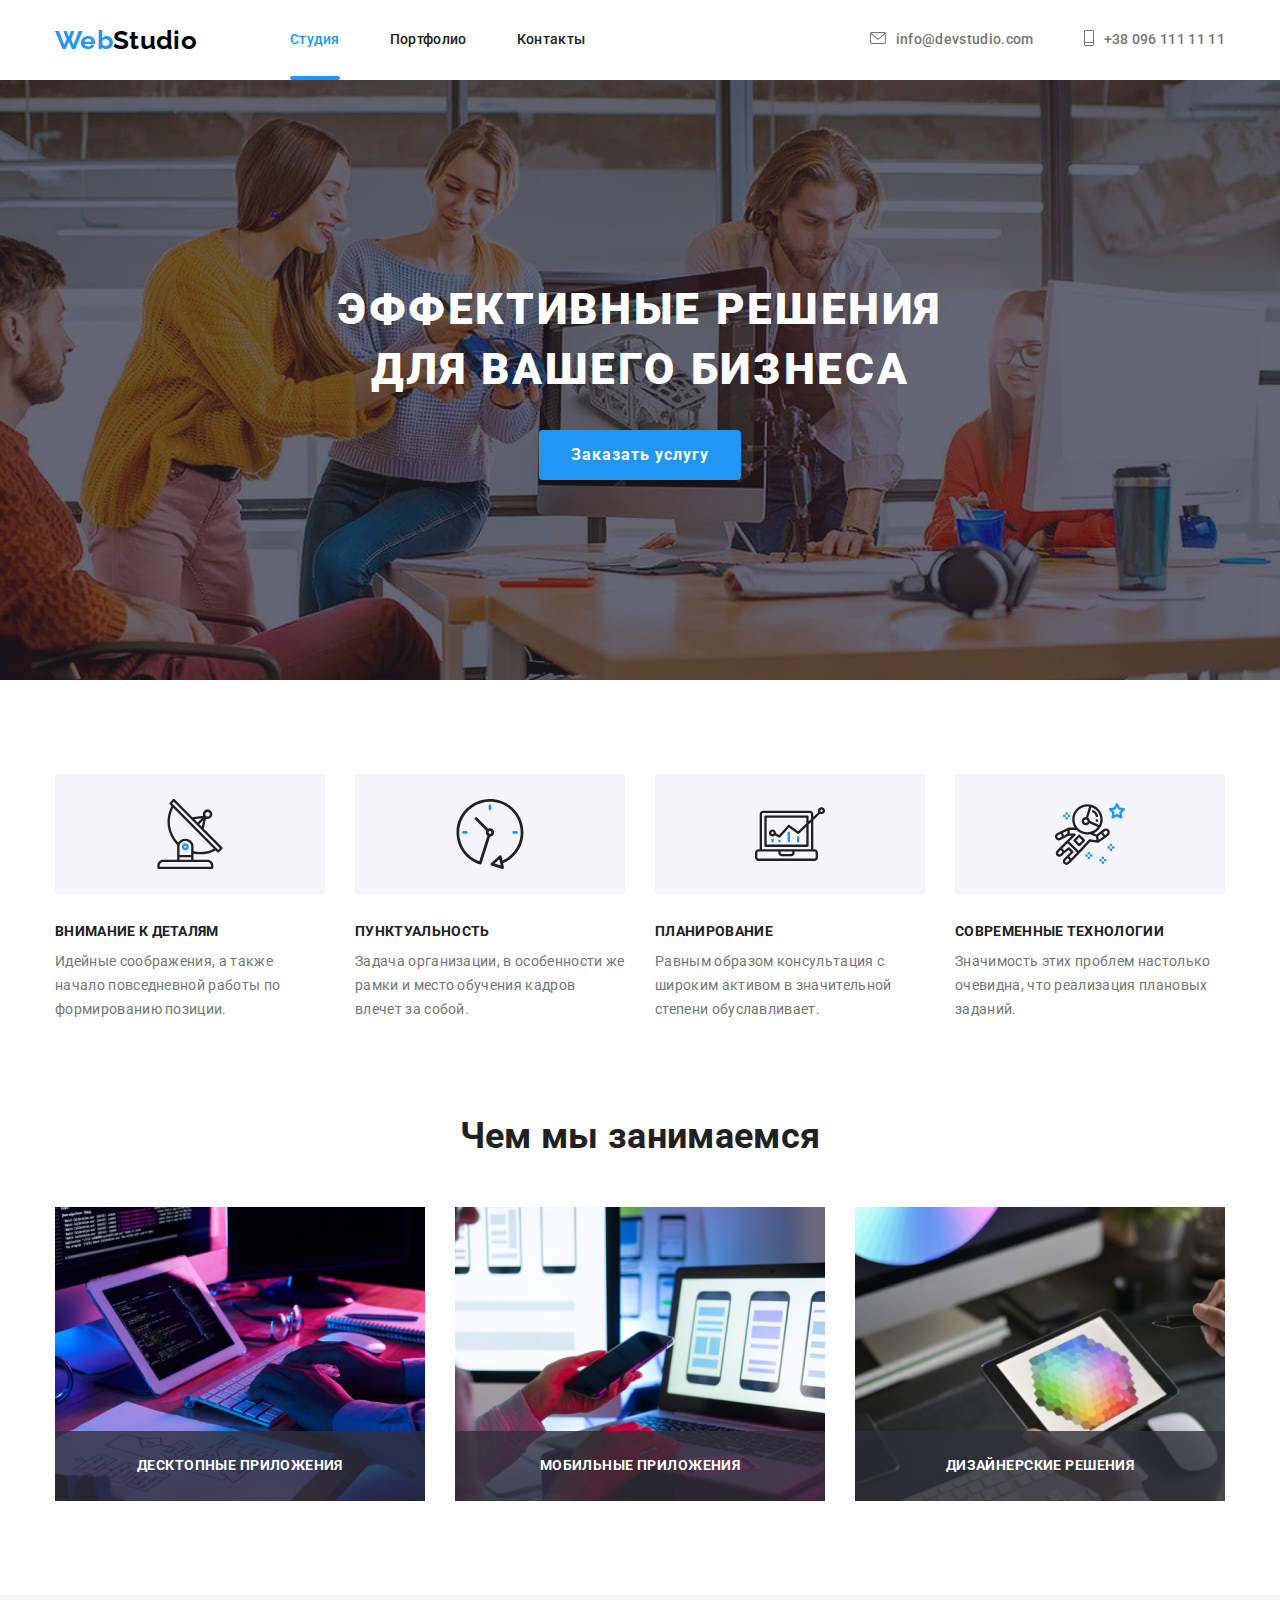
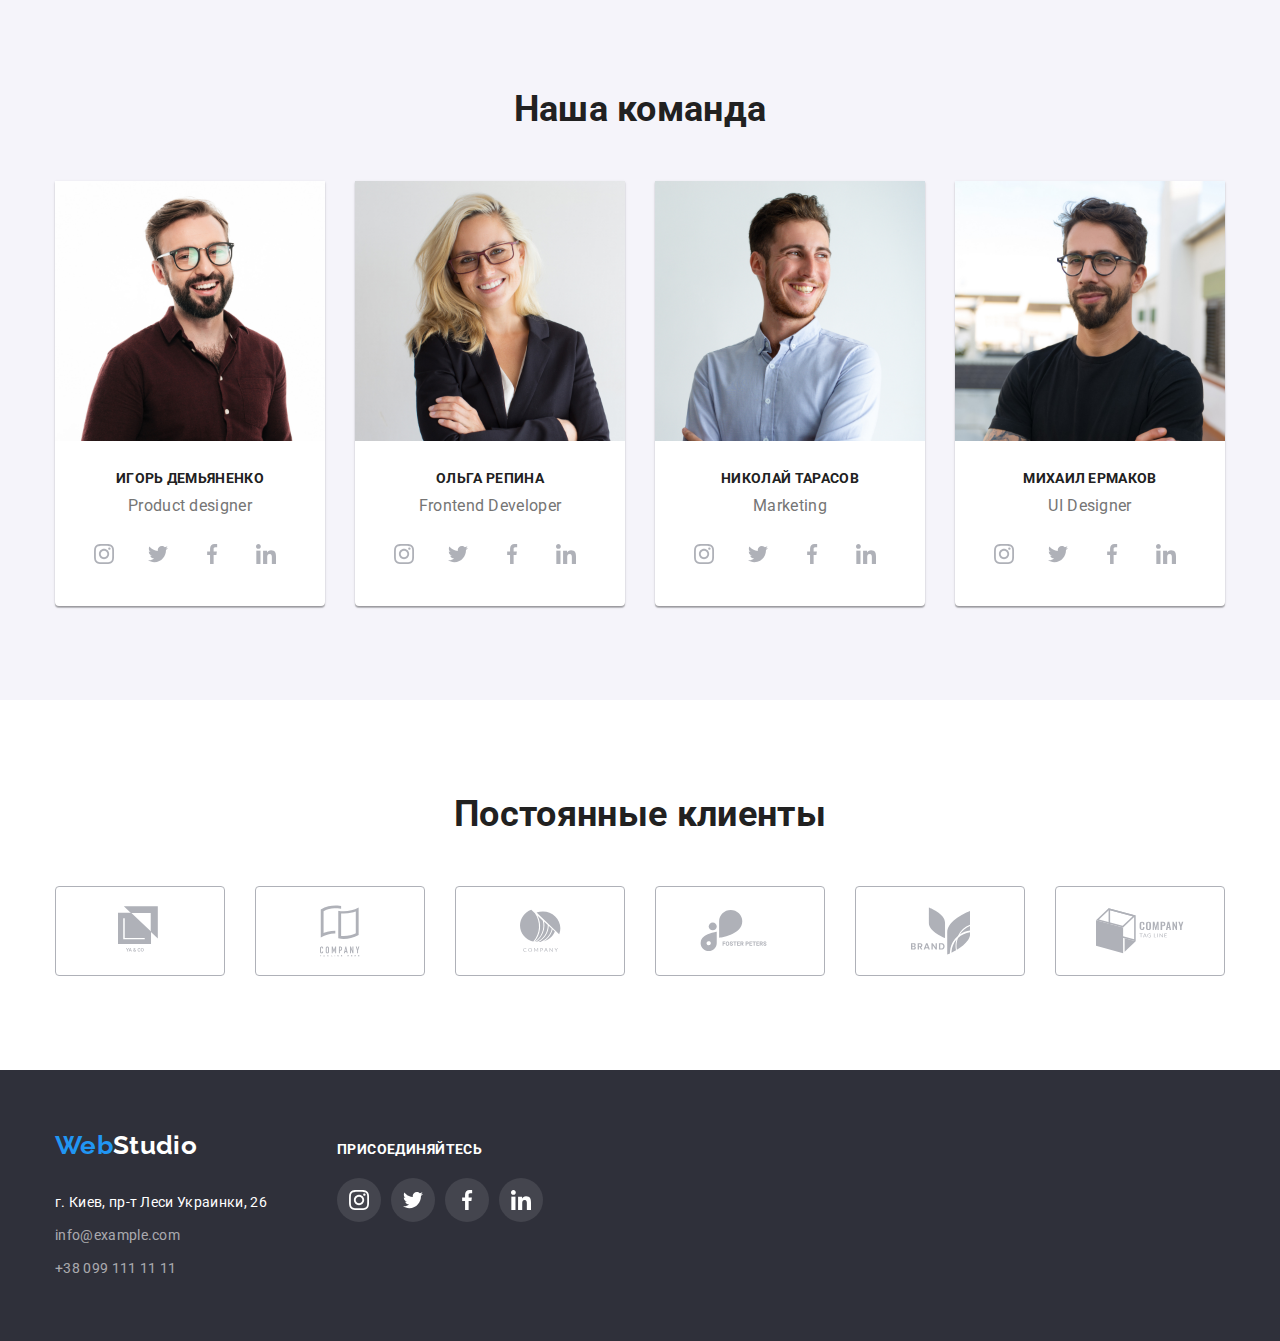
<file: index.html>
<!DOCTYPE html>
<html lang="en">

<head>
  <meta charset="UTF-8">
  <meta name="viewport" content="width=device-width, initial-scale=1.0">
  <title>Document</title>
  <link href="https://fonts.googleapis.com/css2?family=Raleway:wght@700&family=Roboto:wght@400;500;700;900&display=swap"
    rel="stylesheet">
  <link rel="stylesheet" href="https://cdnjs.cloudflare.com/ajax/libs/modern-normalize/1.0.0/modern-normalize.min.css">
  <link rel="stylesheet" href="./css/styles.css">
</head>

<body class="page">
  <!--HEADER-->
  <header>
    <div class="container header-nav">
      <nav class="header-nav">
        <a href="./index.html" class="logo"><span class="logoblue">Web</span>Studio</a>
        <ul class="site-nav">
          <li class="nav-item"><a href="" class="current">Студия</a></li>
          <li class="nav-item"><a href="./portfolio.html">Портфолио</a></li>
          <li class="nav-item"><a href="">Контакты</a></li>
        </ul>
      </nav>
      <ul class="auth-nav">
        <li class="item">
          <a href="mailto:info@devstudio.com">
            <div class="icon-block"> <svg class="icon-email">
                <use href="./images/symbol-defs.svg#icon-email"> </use>
              </svg> </div>
            info@devstudio.com
          </a></li>
        <li class="item"><a href="tel:+380961111111">
            <div class="icon-block">
              <svg class="icon-tel">
                <use href="./images/symbol-defs.svg#icon-tel"> </use>
              </svg></div>
            +38 096 111 11 11
          </a></li>
      </ul>
    </div>
  </header>
  <main>
    <!--HERO-->
    <section class="hero">
      <div class="container center">
        <div class="heroimg">
          <h1 class="hero-title">ЭФФЕКТИВНЫЕ РЕШЕНИЯ ДЛЯ ВАШЕГО БИЗНЕСА</h1>
          <button class="button" data-modal-open>Заказать услугу</button>
        </div>
      </div>
    </section>
    <!--ADVANTAGES-->
    <section class="advantages">
      <div class="container advant-items">
        <ul class="advantages-list">
          <li class="features icon-antenna">
            <h2 class="section-title adv-title">Внимание к деталям</h2>
            <p class="adv-item">Идейные соображения, а также начало повседневной работы по формированию позиции.</p>
          </li>
          <li class="features icon-clock">
            <h2 class="section-title adv-title">Пунктуальность</h2>
            <p class="adv-item">Задача организации, в особенности же рамки и место обучения кадров влечет за собой.</p>
          </li>
          <li class="features icon-diagram">
            <h2 class="section-title adv-title">Планирование</h2>
            <p class="adv-item">Равным образом консультация с широким активом в значительной степени обуславливает.</p>
          </li>
          <li class="features icon-astronaut">
            <h2 class="section-title adv-title">Современные технологии</h2>
            <p class="adv-item">Значимость этих проблем настолько очевидна, что реализация плановых заданий.</p>
          </li>
        </ul>
      </div>
      </div>
    </section>
    <!--ABOUT US-->
    <section class="aboutus">
      <div class="container">
        <h2 class="aboutus-title">Чем мы занимаемся</h2>
        <ul class="aboutus-items">
          <li class="aboutus-item">
            <a href="" class="img"><img src="./images/about1.jpg" alt="About us 1" width="370"></a>
            <p class="aboutus-text-picture">ДЕСКТОПНЫЕ ПРИЛОЖЕНИЯ</p>
          </li>
          <li class="aboutus-item">
            <a href="" class="img"><img src="./images/about2.jpg" alt="About us 2" width="370"></a>
            <p class="aboutus-text-picture">МОБИЛЬНЫЕ ПРИЛОЖЕНИЯ</p>
          </li>
          <li class="aboutus-item"><a href="" class="img"><img src="./images/about3.jpg" alt="About us 3"
                width="370"></a>
            <p class="aboutus-text-picture">ДИЗАЙНЕРСКИЕ РЕШЕНИЯ</p>
          </li>
        </ul>
      </div>
    </section>
    <!--OUR TEAM-->
    <section class="ourteam">
      <div class="container">
        <h2 class="ourteam-title">Наша команда</h2>
        <ul class="ourteam-item">
          <li class="cards"><img src="./images/ourteam1.jpg" alt="Igor photo" width="270">
            <h3 class="section-title">Игорь Демьяненко</h3>
            <p class="ourteam-who">Product designer</p>
            <ul class="social-links">
              <li> <a class="icon-link" href="https://instagram.com/">
                  <svg class="icon-social">
                    <use href="./images/symbol-defs.svg#icon-instagram-2"></use>
                  </svg> </a> </li>
              <li> <a class="icon-link" href="https://instagram.com/">
                  <svg class="icon-social">
                    <use href="./images/symbol-defs.svg#icon-twitter-1"></use>
                  </svg> </a> </li>
              <li> <a class="icon-link" href="https://instagram.com/">
                  <svg class="icon-social">
                    <use href="./images/symbol-defs.svg#icon-facebook-1"></use>
                  </svg> </a> </li>
              <li> <a class="icon-link" href="https://instagram.com/">
                  <svg class="icon-social">
                    <use href="./images/symbol-defs.svg#icon-linkedin-1"></use>
                  </svg> </a> </li>
            </ul>
          </li>
          <li class="cards"> <img src="./images/ourteam2.jpg" alt="Olga photo" width="270">
            <h3 class="section-title">Ольга Репина</h3>
            <p class="ourteam-who">Frontend Developer</p>
            <ul class="social-links">
              <li> <a class="icon-link insta" href="https://instagram.com/">
                  <svg class="icon-social">
                    <use href="./images/symbol-defs.svg#icon-instagram-2"></use>
                  </svg> </a> </li>
              <li> <a class="icon-link" href="https://instagram.com/">
                  <svg class="icon-social">
                    <use href="./images/symbol-defs.svg#icon-twitter-1"></use>
                  </svg> </a> </li>
              <li> <a class="icon-link" href="https://instagram.com/">
                  <svg class="icon-social">
                    <use href="./images/symbol-defs.svg#icon-facebook-1"></use>
                  </svg> </a> </li>
              <li> <a class="icon-link" href="https://instagram.com/">
                  <svg class="icon-social">
                    <use href="./images/symbol-defs.svg#icon-linkedin-1"></use>
                  </svg> </a> </li>
            </ul>
          </li>
          <li class="cards"> <img src="./images/ourteam3.jpg" alt="Nikolay photo" width="270">
            <h3 class="section-title">Николай Тарасов</h3>
            <p class="ourteam-who">Marketing</p>
            <ul class="social-links">
              <li> <a class="icon-link insta" href="https://instagram.com/">
                  <svg class="icon-social">
                    <use href="./images/symbol-defs.svg#icon-instagram-2"></use>
                  </svg> </a> </li>
              <li> <a class="icon-link" href="https://instagram.com/">
                  <svg class="icon-social">
                    <use href="./images/symbol-defs.svg#icon-twitter-1"></use>
                  </svg> </a> </li>
              <li> <a class="icon-link" href="https://instagram.com/">
                  <svg class="icon-social">
                    <use href="./images/symbol-defs.svg#icon-facebook-1"></use>
                  </svg> </a> </li>
              <li> <a class="icon-link" href="https://instagram.com/">
                  <svg class="icon-social">
                    <use href="./images/symbol-defs.svg#icon-linkedin-1"></use>
                  </svg> </a> </li>
            </ul>
          </li>
          <li class="cards"> <img src="./images/ourteam4.jpg" alt="Mikhayl photo" width="270">
            <h3 class="section-title">Михаил Ермаков</h3>
            <p class="ourteam-who">UI Designer</p>
            <ul class="social-links">
              <li> <a class="icon-link insta" href="https://instagram.com/">
                  <svg class="icon-social">
                    <use href="./images/symbol-defs.svg#icon-instagram-2"></use>
                  </svg> </a> </li>
              <li> <a class="icon-link" href="https://instagram.com/">
                  <svg class="icon-social">
                    <use href="./images/symbol-defs.svg#icon-twitter-1"></use>
                  </svg> </a> </li>
              <li> <a class="icon-link" href="https://instagram.com/">
                  <svg class="icon-social">
                    <use href="./images/symbol-defs.svg#icon-facebook-1"></use>
                  </svg> </a> </li>
              <li> <a class="icon-link" href="https://instagram.com/">
                  <svg class="icon-social">
                    <use href="./images/symbol-defs.svg#icon-linkedin-1"></use>
                  </svg> </a> </li>
            </ul>
          </li>
        </ul>
      </div>
    </section>
  </main>
  <!--CLIENTS-->
  <section class="clients">
    <div class="container">
      <h2 class="clients-title">Постоянные клиенты</h2>
      <ul class="clients-list">
        <li class="clients-block">
          <a class="clients-link" href="">
            <svg class="clients-item" width="44" height="49">
              <use href="./images/symbol-defs.svg#icon-logo-1"></use>
            </svg>
          </a>
        </li>
        <li class="clients-block">
          <a class="clients-link" href="">
            <svg class="clients-item" width="40" height="52">
              <use href="./images/symbol-defs.svg#icon-logo-2"></use>
            </svg>
          </a>
        </li>
        <li class="clients-block">
          <a class="clients-link" href="">
            <svg class="clients-item" width="41" hight="42">
              <use href="./images/symbol-defs.svg#icon-logo-3"></use>
            </svg>
          </a>
        </li>
        <li class="clients-block">
          <a class="clients-link" href="">
            <svg class="clients-item" width="80" height="42">
              <use href="./images/symbol-defs.svg#icon-logo-4"></use>
            </svg>
          </a>
        </li>
        <li class="clients-block">
          <a class="clients-link" href="">
            <svg class="clients-item" width="59" hight="47">
              <use href="./images/symbol-defs.svg#icon-logo-5"></use>
            </svg>
          </a>
        </li>
        <li class="clients-block">
          <a class="clients-link" href="">
            <svg class="clients-item" width="88" hight="45">
              <use href="./images/symbol-defs.svg#icon-logo-6"></use>
            </svg>
          </a>
        </li>
      </ul>
    </div>
  </section>

  <!--FOOTER-->
  <footer class="footer">
    <div class="container footer-mainblock">
      <div class="footer-firstblock">
        <a href="./index.html" class="logo-footer"><span class="logoblue">Web</span>Studio</a>
        <address class="street-footer">
          г. Киев, пр-т Леси Украинки, 26
        </address>
        <address class="footer-nav">
          <a class="footer-address" href="mailto:info@example.com">info@example.com</a>
          <a class="footer-tel" href="tel:+380991111111">+38 099 111 11 11</a>
        </address>
      </div>
      <div class="footer-secondblock">
        <p class="join-text">ПРИСОЕДИНЯЙТЕСЬ</p>
        <ul class="footer-links">
          <li class="footer-links-item"> <a class="footer-link" href="https://instagram.com/">
              <svg class="icon-footer">
                <use href="./images/symbol-defs.svg#icon-instagram-2"></use>
              </svg> </a> </li>
          <li class="footer-links-item"> <a class="footer-link" href="https://instagram.com/">
              <svg class="icon-footer">
                <use href="./images/symbol-defs.svg#icon-twitter-1"></use>
              </svg> </a> </li>
          <li class="footer-links-item"> <a class="footer-link" href="https://instagram.com/">
              <svg class="icon-footer">
                <use href="./images/symbol-defs.svg#icon-facebook-1"></use>
              </svg> </a> </li>
          <li class="footer-links-item"> <a class="footer-link" href="https://instagram.com/">
              <svg class="icon-footer">
                <use href="./images/symbol-defs.svg#icon-linkedin-1"></use>
              </svg> </a> </li>
        </ul>
      </div>
    </div>
  </footer>


  <div class="backdrop is-hidden" data-modal>
    <div class="modal">
      <button class="button-close" data-modal-close>
        <svg class="button-close-backdrop" width="11" height="11">
          <use href="./images/symbol-defs.svg#icon-Vector">
          </use>
        </svg>
      </button>
    </div>
  </div>
  <script src="./js/modal.js"></script>
</body>

</html>
</file>
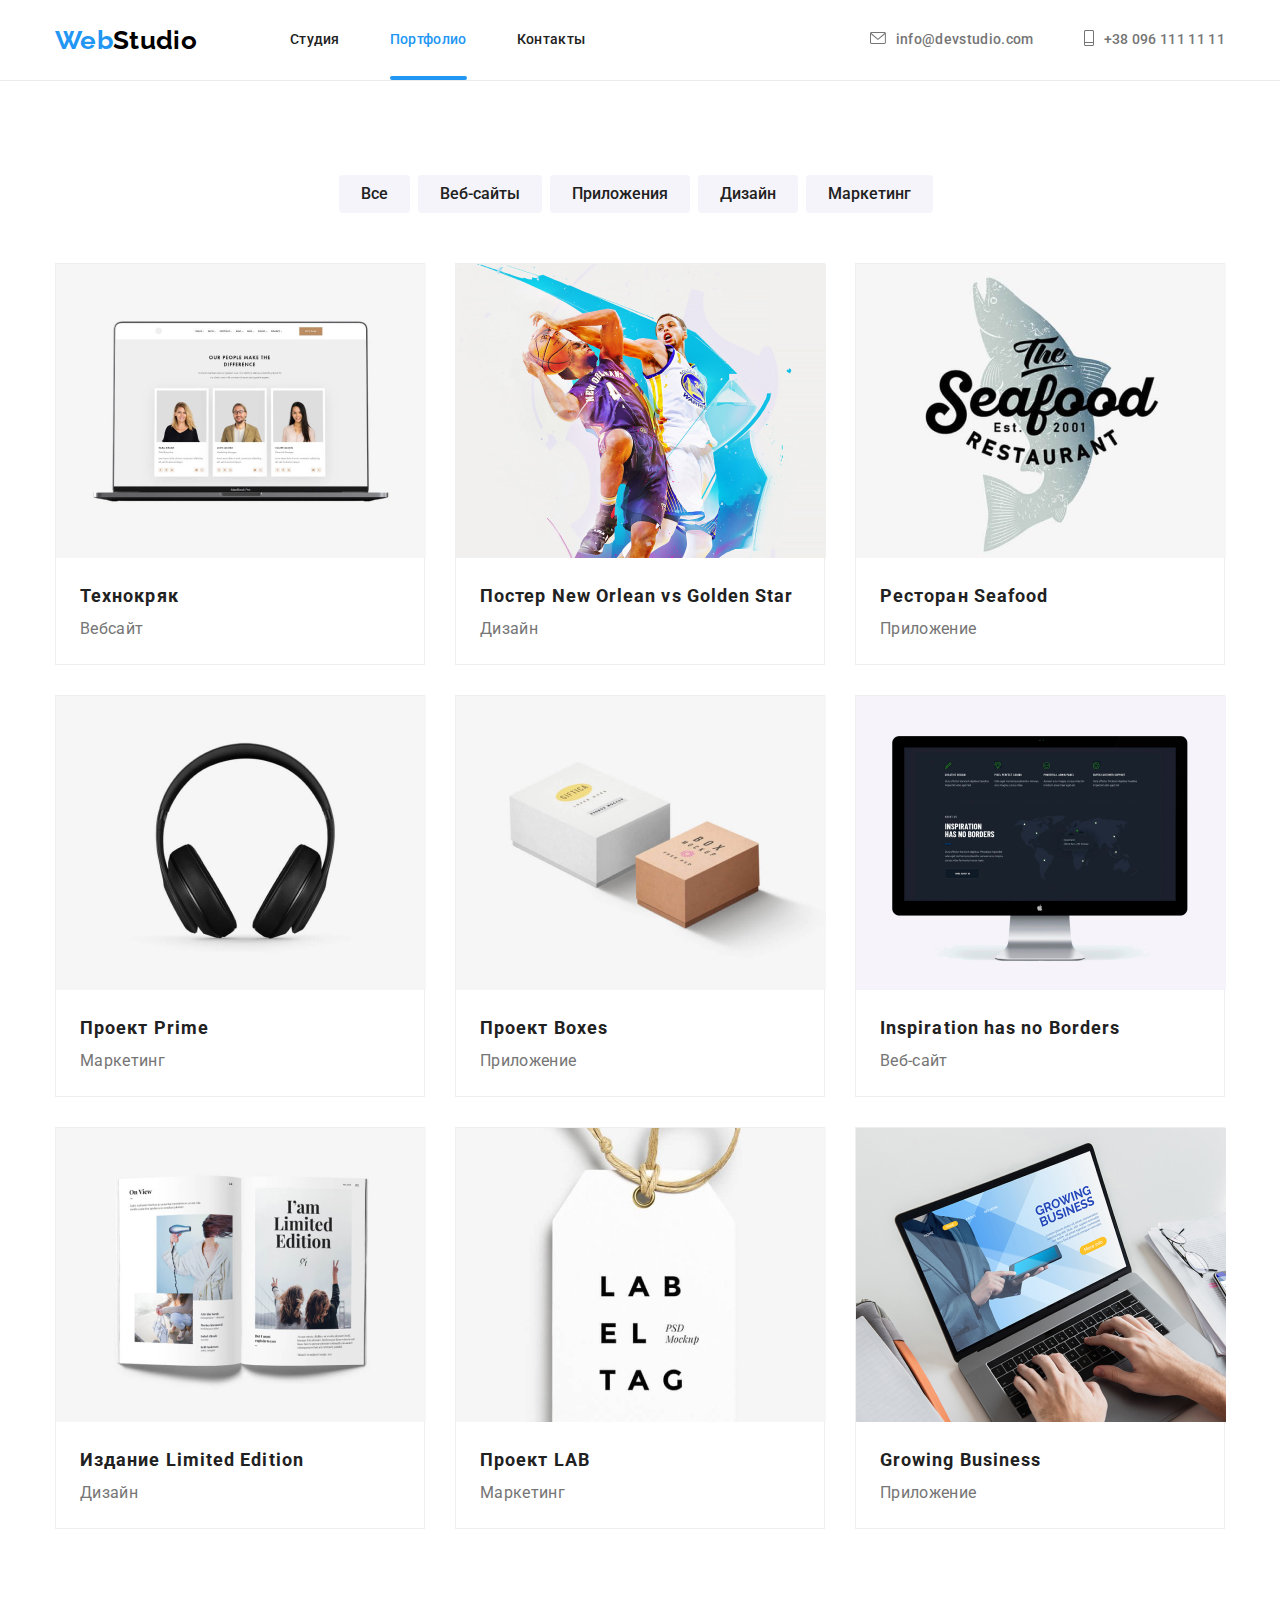
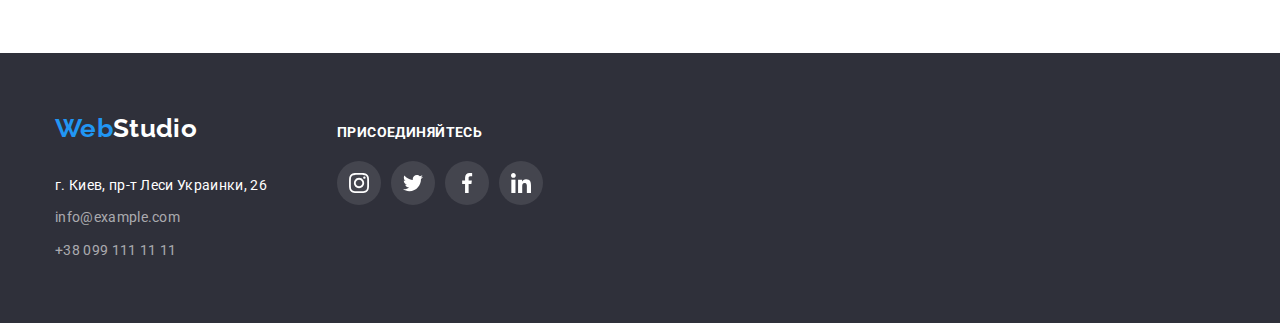
<file: portfolio.html>
<!DOCTYPE html>
<html lang="en">

<head>
  <meta charset="UTF-8">
  <meta name="viewport" content="width=, initial-scale=1.0">
  <title>Document</title>
  <link href="https://fonts.googleapis.com/css2?family=Raleway:wght@700&family=Roboto:wght@400;500;700&display=swap"
    rel="stylesheet">
  <link rel="stylesheet" href="https://cdnjs.cloudflare.com/ajax/libs/modern-normalize/1.0.0/modern-normalize.min.css">
  <link rel="stylesheet" href="./css/styles.css">
</head>

<body class="page">
  <!--HEADER-->
  <header class="header">
    <div class="container header-nav">
      <nav class="header-nav">
        <a href="./index.html" class="logo"><span class="logoblue">Web</span>Studio</a>
        <ul class="site-nav">
          <li class="nav-item"><a href="./index.html">Студия</a></li>
          <li class="nav-item"><a href="" class="current">Портфолио</a></li>
          <li class="nav-item"><a href="">Контакты</a></li>
        </ul>
      </nav>
      <ul class="auth-nav">
        <li class="item">
          <a href="mailto:info@devstudio.com">
            <div class="icon-block"> <svg class="icon-email">
                <use href="./images/symbol-defs.svg#icon-email"> </use>
              </svg> </div>
            info@devstudio.com
          </a></li>
        <li class="item"><a href="tel:+380961111111">
            <div class="icon-block">
              <svg class="icon-tel">
                <use href="./images/symbol-defs.svg#icon-tel"> </use>
              </svg></div>
            +38 096 111 11 11
          </a></li>
      </ul>
    </div>
  </header>
  <!--MAIN-->
  <main>
    <section class="main-cont">
      <div class="container">
        <ul class="buttons-portfolio">
          <li><button class="button-portfolio">Все</button></li>
          <li><button class="button-portfolio">Веб-сайты</button></li>
          <li><button class="button-portfolio">Приложения</button></li>
          <li><button class="button-portfolio">Дизайн</button></li>
          <li><button class="button-portfolio">Маркетинг</button></li>
        </ul>
        <ul class="portfolio">
          <li class="flext-item">
            <a href="">
              <div class="overthumb"> <img src="./images/portfolio1.jpg" alt="Tehnokryak" width="370"> </div>
              <div class="portfolio-block">
                <h2 class="portfolio-title">Технокряк</h2>
                <p class="portfolio-whatis">Вебсайт</p>
              </div>
            </a>
          </li>
          <li class="flext-item"><a href="">
              <div class="overthumb"><img src="./images/portfolio2.jpg" alt="Basketball" width="370"></div>
              <div class="portfolio-block">
                <h2 class="portfolio-title">Постер New Orlean vs Golden Star</h2>
                <p class="portfolio-whatis">Дизайн</p>
              </div>
            </a></li>
          <li class="flext-item"><a href="">
              <div class="overthumb"><img src="./images/portfolio3.jpg" alt="Ресторан Seafood" width="370"></div>
              <div class="portfolio-block">
                <h2 class="portfolio-title">Ресторан Seafood</h2>
                <p class="portfolio-whatis">Приложение</p>
              </div>
            </a></li>
          <li class="flext-item"><a href="">
              <div class="overthumb"><img src="./images/portfolio4.jpg" alt="Проект Prime" width="370"></div>
              <div class="portfolio-block">
                <h2 class="portfolio-title">Проект Prime</h2>
                <p class="portfolio-whatis">Маркетинг</p>
              </div>
            </a></li>
          <li class="flext-item"><a href="">
              <div class="overthumb"><img src="./images/portfolio5.jpg" alt="Проект Boxes" width="370"></div>
              <div class="portfolio-block">
                <h2 class="portfolio-title">Проект Boxes</h2>
                <p class="portfolio-whatis">Приложение</p>
              </div>
            </a></li>
          <li class="flext-item">
            <a href="">
              <div class="overthumb"><img src="./images/portfolio6.jpg" alt="Inspiration has no Borders" width="370">
              </div>
              <div class="portfolio-block">
                <h2 class="portfolio-title">Inspiration has no Borders</h2>
                <p class="portfolio-whatis">Веб-сайт</p>
              </div>
            </a></li>
          <li class="flext-item"><a href="">
              <div class="overthumb"><img src="./images/portfolio7.jpg" alt="Издание Limited Edition" width="370"></div>
              <div class="portfolio-block">
                <h2 class="portfolio-title">Издание Limited Edition</h2>
                <p class="portfolio-whatis">Дизайн</p>
              </div>
            </a> </li>
          <li class="flext-item"><a href="">
              <div class="overthumb"><img src="./images/portfolio8.jpg" alt="Проект LAB" width="370"></div>
              <div class="portfolio-block">
                <h2 class="portfolio-title">Проект LAB</h2>
                <p class="portfolio-whatis">Маркетинг</p>
              </div>
            </a></li>
          <li class="flext-item"><a href="">
              <div class="overthumb"><img src="./images/portfolio9.jpg" alt="Growing Business" width="370"></div>
              <div class="portfolio-block">
                <h2 class="portfolio-title">Growing Business</h2>
                <p class="portfolio-whatis">Приложение</p>
              </div>
            </a></li>
        </ul>
        <a href=""></a>
      </div>
    </section>
  </main>
  <!--FOOTER-->
  <footer class="footer">
    <div class="container footer-mainblock">
      <div class="footer-firstblock">
        <a href="./index.html" class="logo-footer"><span class="logoblue">Web</span>Studio</a>
        <address class="street-footer">
          г. Киев, пр-т Леси Украинки, 26
        </address>
        <address class="footer-nav">
          <a class="footer-address" href="mailto:info@example.com">info@example.com</a>
          <a class="footer-tel" href="tel:+380991111111">+38 099 111 11 11</a>
        </address>
      </div>
      <div class="footer-secondblock">
        <p class="join-text">ПРИСОЕДИНЯЙТЕСЬ</p>
        <ul class="footer-links">
          <li class="footer-links-item"> <a class="footer-link" href="https://instagram.com/">
              <svg class="icon-footer">
                <use href="./images/symbol-defs.svg#icon-instagram-2"></use>
              </svg> </a> </li>
          <li class="footer-links-item"> <a class="footer-link" href="https://instagram.com/">
              <svg class="icon-footer">
                <use href="./images/symbol-defs.svg#icon-twitter-1"></use>
              </svg> </a> </li>
          <li class="footer-links-item"> <a class="footer-link" href="https://instagram.com/">
              <svg class="icon-footer">
                <use href="./images/symbol-defs.svg#icon-facebook-1"></use>
              </svg> </a> </li>
          <li class="footer-links-item"> <a class="footer-link" href="https://instagram.com/">
              <svg class="icon-footer">
                <use href="./images/symbol-defs.svg#icon-linkedin-1"></use>
              </svg> </a> </li>
        </ul>
      </div>
    </div>
  </footer>
</body>

</html>




</body>

</html>
</file>
<file: css/styles.css>
:root {
    --primary-text-color: #212121;
    --navigation-but-color: #2196F3;
    --secondary-text-color: #757575;
    --white-text-color: #ffffff;
}
h1, h2, h3 {
    margin: 0;
}
p {
    margin: 0;
}
a {
    text-decoration: none;
}

ul {
    list-style: none;
    margin: 0;
    padding: 0;
}
button {
    outline: 0;
}
.page {
    background-color: white;
    font-family: Roboto, sans-serif;
    letter-spacing: 0.02em;
       
}
/*----------------------------HEADER----------------------------*/
.current::before {
  position: absolute;
  content: "";
  background-color: #2196F3;
  border-radius: 2px;
  height: 4px;
  margin-top: 20px;
  width: 100%;
  bottom: -32px;
}
.current {
    position: relative;  
}
.icon-email,
.icon-tel {
  fill: var(--secondary-text-color);
          transition-property: fill;
          transition-duration: 250ms;
          transition-timing-function: cubic-bezier(0.4, 0, 0.2, 1);
}

.icon-block {
    display: inline-block;
    margin-right: 10px;
}

.icon-email {
    height: 12px;
    width: 16px;
}
.icon-tel {
    height: 16px;
    width: 10px;
}


.portfolio-header {
      border-bottom: 1px solid #ECECEC;
}
.header-nav {
    display:flex;
    align-items: center;
    justify-content: space-between; 
}

/*LOGO*/
.logoblue {
    color: #2196F3;
}
.container {
    width: 1200px;
    margin-left: auto;
    margin-right: auto;
    padding-right: 15px;
    padding-left: 15px;
    
}

.logo {
    color: #000000;
    font-family: Raleway;
    font-weight: bold;
    font-size: 26px;
    line-height: 1.19;
            transition-property: color;
            transition-duration: 250ms;
            transition-timing-function: cubic-bezier(0.4, 0, 0.2, 1);
}

.logo:hover {
    color: var(--navigation-but-color);
}

/*SITE NAV*/
.site-nav {
    display: flex;
    font-weight: 500;
    font-size: 14px;
    line-height: 1.14;
    margin-left: 93px;
}
.nav-item:last-child {
    margin-right: 0;
}
.site-nav a {
    display: block;
    margin-top: 32px;
    margin-bottom: 32px;
}
.nav-item {
    margin-right: 50px;
}
.site-nav a {
    color: var(--primary-text-color);
            transition-property: color;
            transition-duration: 250ms;
            transition-timing-function: cubic-bezier(0.4, 0, 0.2, 1);
}

.site-nav a:focus,
.site-nav a:hover {
    color: var(--navigation-but-color);
}
.site-nav .current {
    color: var(--navigation-but-color);
}

/*AUTH NAV*/
.auth-nav {
    font-weight: 500;
    font-size: 14px;
    line-height: 1.14;
    margin: 0;
    padding: 0;
    display: flex;
    margin-left: auto;
    text-align: center;
    align-items: center;
}
.auth-nav .item {
    margin-right: 50px;
}
.auth-nav .item:last-child {
margin-right: 0;
}

.auth-nav a {
    color: var(--secondary-text-color);
    display: flex;
    align-items: center;

        transition-property: color, fill;
        transition-duration: 250ms;
        transition-timing-function: cubic-bezier(0.4, 0, 0.2, 1);
}
.auth-nav a:focus .icon-block svg,
.auth-nav a:hover .icon-block svg,
.auth-nav a:focus,
.auth-nav a:hover {
    fill: var(--navigation-but-color);
    color: var(--navigation-but-color);
}


/*COPYCOLOR*/
.section-title {
    color: var(--primary-text-color);
    font-weight: bold;
    font-size: 14px;
    line-height: 1.14;
    text-transform: uppercase;
    margin-bottom: 10px;
    margin-top: 0;
}

/*---------------------------- HERO---------------------------- */
.hero {
    height: 600px;
    max-width: 1600px;
    margin-left: auto;
    margin-right: auto;
    background-image: linear-gradient(
        to right, 
        rgba(47, 48, 58, 0.4),
        rgba(47, 48, 58, 0.4)),
    url(../images/hero.jpg);
    background-repeat: no-repeat;
    background-size: cover;
    background-position: center;
    
    
    color: white;
    padding-top: 200px;
    padding-bottom: 200px;

}
.center {
    text-align: center;
}
.hero-title {
    margin: 0 auto 30px auto; 
    font-style: normal;
    font-weight: 900;
    font-size: 44px;
    line-height: 1.36;
    letter-spacing: 0.06em;
     margin-bottom: 30px;
     width: 696px;
     text-align: center;
}
/*----------------------------ADVANTAGES----------------------------*/
.advantages {
    padding-top: 94px;
    padding-bottom: 94px;
}
.section-title {
    margin: 0;
}
.adv-title {
 margin-bottom: 10px;
 margin-top: 30px;

}
 .advantages-list {
     margin: 0;
     padding: 0;
     display: flex;
     
     }
.adv-item {
    color: var(--secondary-text-color);
    font-size: 14px;
    line-height: 1.71;
}
   .features {
       width: 270px;
       margin-right: 30px;
   }
   .features:last-child {
       margin-right: 0;
   }

.features::before {
    display: block;
    content: "";
    height: 120px;
    background-repeat: no-repeat;
    background-position: center;
    background-color:#F5F4FA;
    border-radius: 4px;
}
.icon-antenna::before {
    background-image: url(../images/antenna.svg);
}
.icon-clock::before {
    background-image: url(../images/clock.svg);
}
.icon-diagram::before {
    background-image: url(../images/diagram.svg);
}
.icon-astronaut::before {
    background-image: url(../images/astronaut.svg);
}


/*----------------------------ABOUT US---------------------------- */
.aboutus-item {
    position: relative;
    margin-right: 30px;
}
.aboutus-text-picture {
    display: flex;
    justify-content: center;
    align-items: center;
    position: absolute;
    left: 0;
    bottom: 0;
    width: 100%;
    height: 70px;
}
.aboutus-text-picture {
background-color: rgba(47, 48, 58, 0.8);
}
.aboutus .aboutus-title, .ourteam-title, .clients-title {
    color: var(--primary-text-color);
    font-weight: bold;
    font-size: 36px;
    line-height: 1.16;
    text-align: center;
    margin: 0;
    padding: 0;
    margin-bottom: 50px;
      }
.aboutus {
    padding-bottom: 94px;
}
.aboutus-text-picture {
    font-weight: bold;
    font-size: 14px;
    line-height: 1.14;
    text-align: center;
    letter-spacing: 0.03em;
    color: #ffffff;
}
.aboutus-items {
    display: flex;
    position: relative;
}
.aboutus-item:last-child {
    margin-right: 0;
}
/*----------------------------OUR TEAM---------------------------- */

.social-links {
display: flex;
justify-content: center;
align-content: center;
  margin-top: 16px;
  margin-bottom: 30px;
}
.icon-link {
    display: flex;
    justify-content: center;
    align-items: center;
    border-radius: 50%;
    height: 44px;
    width: 44px;
    margin-right: 10px;   
    fill: #AFB1B8;

    transition-property: background-color, fill;
    transition-duration:  250ms;
    transition-timing-function: cubic-bezier(0.4, 0, 0.2, 1);
}
.icon-social:last-child {
    margin-right: 0px;
}
.icon-social { 
    height: 20px;
    width: 20px; 
    margin-right: 10px;
}


.icon-link:hover,
.icon-link:hover svg,
.icon-link:focus,
.icon-link:focus svg
{
    background-color: var(--navigation-but-color);
    fill: var(--white-text-color);
}
.ourteam {
    padding-top: 94px;
    padding-bottom: 94px;
    background: #F5F4FA;
}
.ourteam .ourteam-item {
    margin: 0;
    padding: 0;
    display: flex;
}
.cards {
    background: #FFFFFF;
    box-shadow: 0px 1px 3px rgba(0, 0, 0, 0.12),
    0px 1px 1px rgba(0, 0, 0, 0.14),
    0px 2px 1px rgba(0, 0, 0, 0.2);
    border-radius: 0px 0px 4px 4px;
    width: 270px;
    margin-right: 30px;
}
.cards:last-child {
    margin-right: 0;
}
.ourteam .section-title {
    text-align: center;
    margin-top: 30px;
    margin-bottom: 10px;

}
.ourteam-who {
    color: var(--secondary-text-color);
    font-size: 16px;
    line-height: 1.18;
    text-align: center;
    margin-top: 0;
}

 /*----------------------------CLIENTS---------------------------- */
.clients {
    padding-top: 94px;
    padding-bottom: 94px;
}


.clients-list {
    display: flex;
    justify-content: space-between;
    align-items: center;
}
.clients-link {
        height: 90px;
        width: 170px;
        border: 1px solid #AFB1B8;
        fill: #AFB1B8;
        border-radius: 4px;
        display: block;
            display:flex;
            justify-content: center;
            align-items: center;
                   transition-property: border, fill;
                   transition-duration: 250ms;
                   transition-timing-function: cubic-bezier(0.4, 0, 0.2, 1);
}
.clients-link:hover svg,
.clients-link:hover,
.clients-link:focus svg,
.clients-link:focus {
    fill: var(--navigation-but-color);
}
.clients-link:hover,
.clients-link:focus {
    border: 1px solid #2196F3;
}

/*----------------------------FOOTER---------------------------- */
.logo-footer {
    color: #ffffff;
    font-family: Raleway;
    font-weight: bold;
    font-size: 26px;
    line-height: 1.19;
    margin-bottom: 30px;
    display: inline-block;

        transition-property: color;
        transition-duration: 250ms;
        transition-timing-function: cubic-bezier(0.4, 0, 0.2, 1);
}
.footer {
    background-color: #2F303A;
    padding: 60px 0;
    
}
.footer-nav a {
    font-size: 14px;
    line-height: 1.71;
    color: rgba(255, 255, 255, 0.6);
    font-style: normal;
}
.street-footer {
    font-size: 14px;
    line-height: 1.71;
    color: #FFFFFF;
    font-style: normal;
}
.footer-address {
    margin: 9px 0;
    display: inline-block;
}
.logo-footer:hover {
    color: var(--navigation-but-color);
}
.footer-tel {
    display: block;
}
.join-text {
    font-weight: bold;
    font-size: 14px;
    line-height: 1.14;
    letter-spacing: 0.03em;
    text-transform: uppercase;
    color: var(--white-text-color);
    margin-bottom: 20px;
}

.footer-mainblock {
    display: flex;
}

.footer-secondblock {
    padding-top: 12px;
    margin-left: 70px;
}

.icon-footer {
    height: 20px;
    width: 20px;
    fill: #ffffff;
}

.footer-links {
    display: flex;
    justify-content: flex-start;
    align-content: center;
    width: 206px;
}

.footer-link {
    display: flex;
    justify-content: center;
    align-items: center;
    border-radius: 50%;
    height: 44px;
    width: 44px;
    background: rgba(255, 255, 255, 0.1);

          transition-property: background-color;
          transition-duration: 250ms;
          transition-timing-function: cubic-bezier(0.4, 0, 0.2, 1);
}

.footer-links-item:last-child {
    margin-right: 0;
}

.footer-link:hover svg,
.footer-link:hover,
.footer-link:focus svg,
.footer-link:focus {
    background-color: var(--navigation-but-color);
}

.footer-links-item {
    margin-right: 10px;
}

/*----------------------------BUTTON----------------------------*/
button {
    font-family: inherit;
}
.button {
    font-weight: bold;
    font-size: 16px;
    line-height: 1.87; 
    text-align: center;
    border: 0;
    letter-spacing: 0.06em;
    color: #FFFFFF;
    background-color: #2196F3;
    border-radius: 4px;
    padding: 10px 32px;
    box-shadow: 0px 4px 4px rgba(0, 0, 0, 0.15);
    min-width: 200px;
    height: 50px;
       }
 /*----------------------------BACKDROP----------------------------*/
 .backdrop {
     position: fixed;
     top: 0;
     left: 0;
     width: 100%;
     height: 100%;
     background-color: rgba(0, 0, 0, 0.2);
 }
 .backdrop.is-hidden {
     opacity: 0;
     pointer-events: none;

 }
.modal {
    position: absolute;
    top: 50%;
    left: 50%;
    transform: translate(-50%, -50%);
    min-height: 581px;
    min-width: 528px;
    background-color: #ffffff;
    display: flex;

}

.button-close {
   position: absolute;
   right:0;
   top: 0;
   display: flex;
   width: 30px;
   height: 30px;
   border: 1px solid rgba(0, 0, 0, 0.1);
   box-sizing: border-box;
   border-radius: 50%;
   margin-top: 8px;
   margin-right: 8px;
   background-color: #ffffff;
   justify-content: center;
   align-items: center;
}
 

/*----------------------------PORTFOLIO.HTML----------------------------*/
/*----------------------------MAIN----------------------------*/
.main-cont {
  padding-top: 94px;
  padding-bottom: 94px; 
}
.button-portfolio {
    font-weight: 500;
    font-size: 16px;
    line-height: 1.62;
    text-align: center;
    background-color: #F5F4FA;
    color: var(--primary-text-color);
    border-radius: 4px;
    border: 0;
    display: flex;
    margin-right: 8px;
    padding: 6px 22px 6px 22px;   


          transition-property: box-shadow, background-color, color;
          transition-duration: 250ms;
          transition-timing-function: cubic-bezier(0.4, 0, 0.2, 1);
}
.button-portfolio:focus,
.button-portfolio:hover{
    color: #ffffff;
    background-color: var(--navigation-but-color);
box-shadow: 0px 3px 1px rgba(0, 0, 0, 0.1),
0px 1px 2px rgba(0, 0, 0, 0.08),
0px 2px 2px rgba(0, 0, 0, 0.12);
}
.buttons-portfolio {
    display: flex;
        align-items: center;
        justify-content: center;
        margin-bottom: 50px;
}
.portfolio {
    display: flex;
    flex-wrap: wrap;
}
.portfolio-title {
font-weight: bold;
font-size: 18px;
line-height: 2;
letter-spacing: 0.06em;
color: var(--primary-text-color);
}
.portfolio-whatis {
   
        font-size: 16px;
        line-height: 1.87;
  
}

.portfolio-whatis {
    color: var(--secondary-text-color);
}



.flext-item {
    position: relative;
    background: #FFFFFF;
    border: 1px solid #EEEEEE;
    box-sizing: border-box;
    margin-right: 30px;
    width: 370px;
    margin-bottom: 30px;
    display: flex;
    /* overflow: hidden; */
    
      transition-property: box-shadow;
      transition-duration: 250ms;
      transition-timing-function: cubic-bezier(0.4, 0, 0.2, 1);
    
}
.flext-item:nth-child(3n) {
    margin-right: 0;
}
.portfolio-block {
    padding: 20px 24px;
}

.header {   
    border-bottom: 1px solid #ECECEC;
}

.flext-item:hover,
.flext-item:focus {
    box-shadow: 0px 1px 1px rgba(0, 0, 0, 0.12),
    0px 4px 4px rgba(0, 0, 0, 0.06),
    1px 4px 6px rgba(0, 0, 0, 0.16);
}
.overthumb {
    overflow: hidden;
    position: relative;
}

.overthumb::before {
    display: flex;
    content: "Технокряк это современная площадка распространения коронавируса. Компании используют эту платформу для цифрового шпионажа и атак на защищённые сервера конкурентов.";
    justify-content: center;
    align-items: center;
    width: 100%;
    height: 294px;
    background-color: red;
    position: absolute;
    background: rgba(33, 150, 243, 0.9);
    opacity: 0;
    transform: translateY(100%);
    padding: 50px 24px;
     font-size: 18px;
      line-height: 1.55;
    letter-spacing: 0.03em;
    color: #ffffff;
        transition-property: opacity, transform;
        transition-duration: 250ms;
        transition-timing-function: cubic-bezier(0.4, 0, 0.2, 1);
}
.overthumb:hover::before {
    opacity: 1;
    transform: translateX(0);
}
img {
    display: block;
}
</file>
